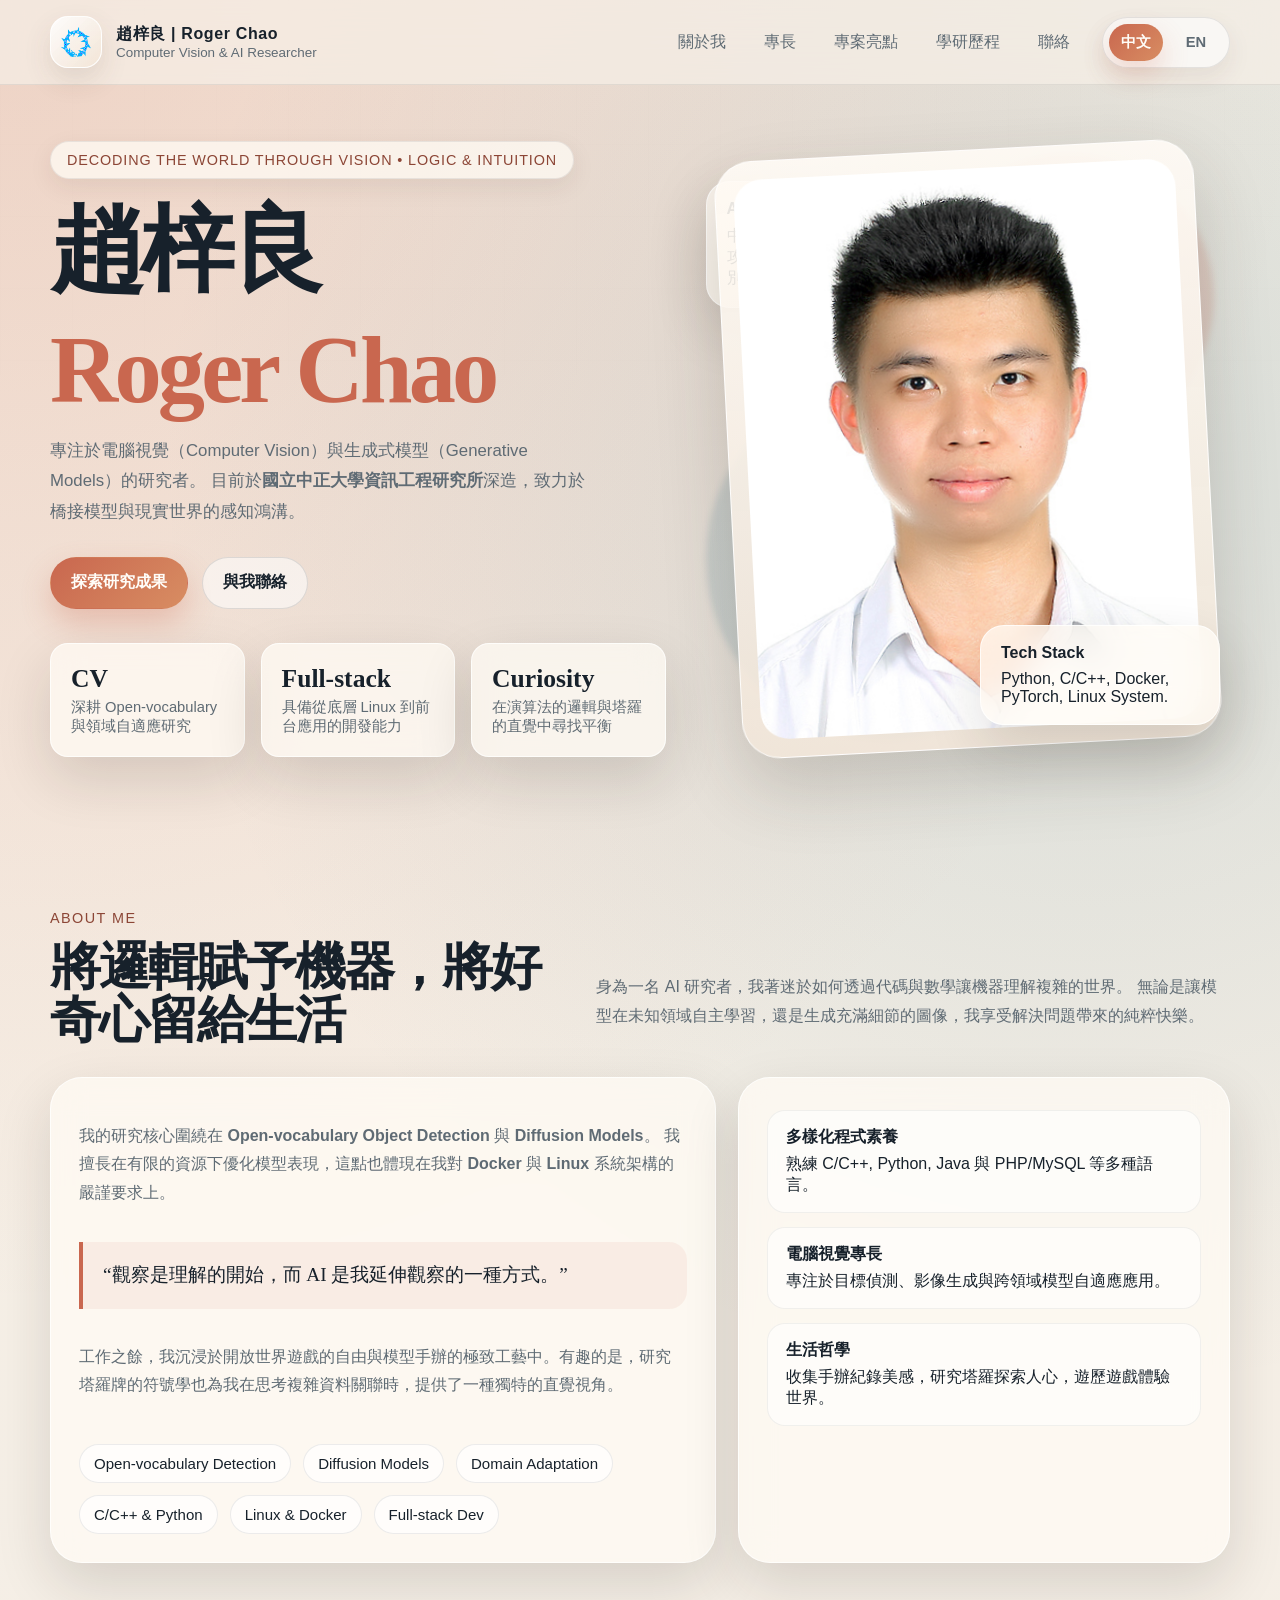
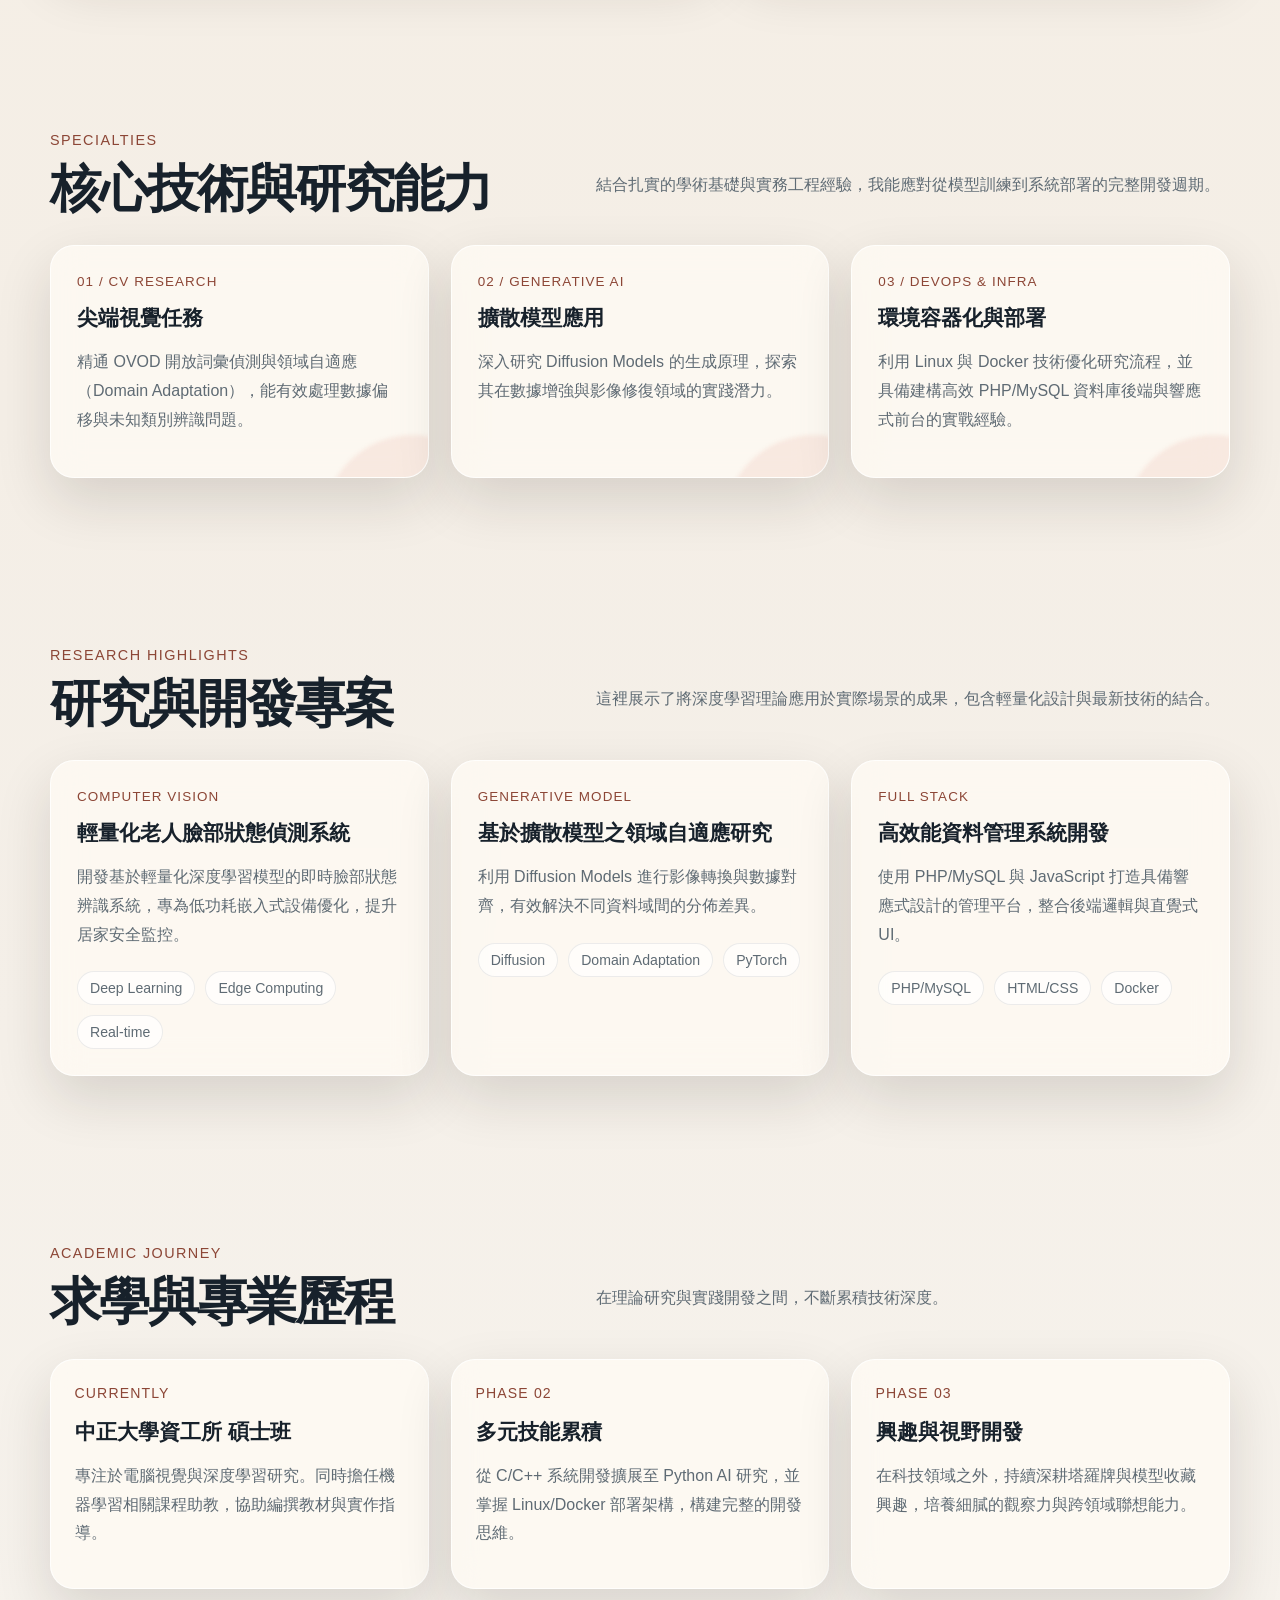
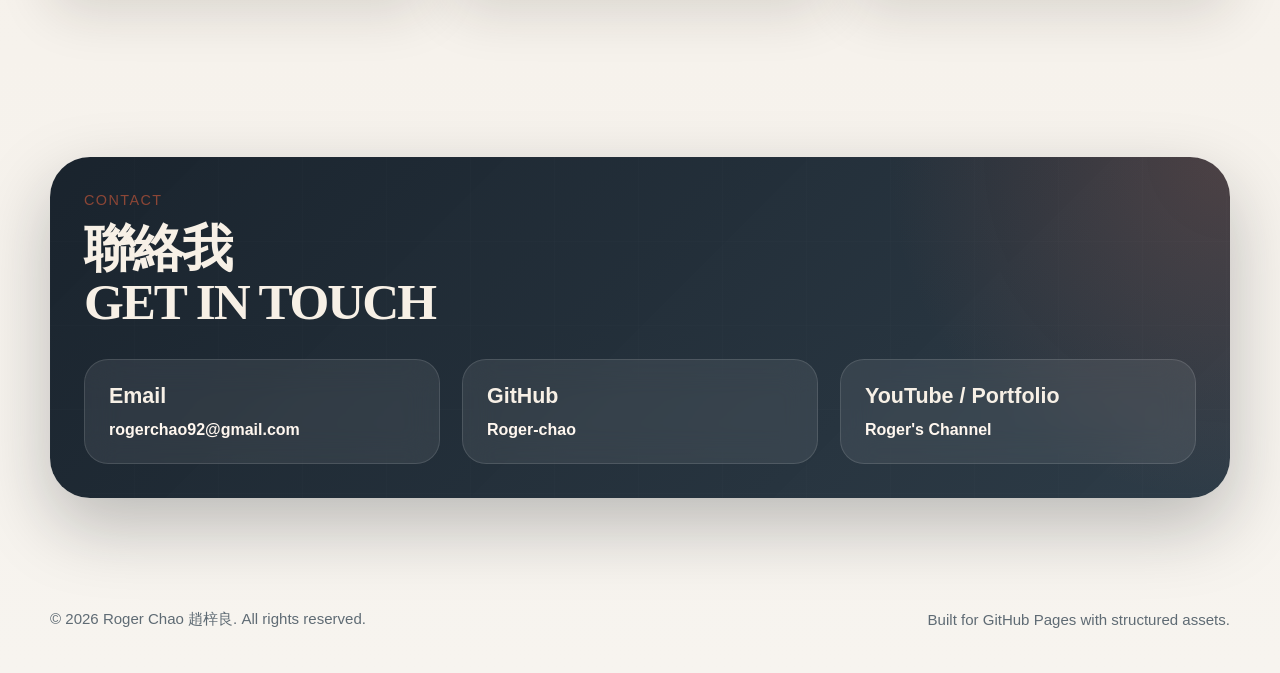
<file: index.html>
<!DOCTYPE html>
<html lang="zh-Hant">

<head>
    <meta charset="UTF-8">
    <meta name="viewport" content="width=device-width, initial-scale=1.0">
    <title>趙梓良 | Roger Chao - Computer Vision Researcher</title>
    <link rel="shortcut icon" href="./assets/images/logo/20613.png">
    <meta name="description" content="趙梓良 Roger Chao 的個人網站，展示其在電腦視覺、生成模型與網頁開發領域的專長。">
    <link rel="stylesheet" href="./assets/css/style.css">
</head>

<body>
    <header class="site-header">
        <div class="shell">
            <a class="brand" href="#top" aria-label="Roger Chao 首頁">
                <img class="brand-mark" src="./assets/images/logo/20613.png" alt="Roger Chao logo">
                <div class="brand-copy">
                    <strong>趙梓良 | Roger Chao</strong>
                    <span>Computer Vision & AI Researcher</span>
                </div>
            </a>
            <div class="header-actions">
                <nav class="site-nav" aria-label="主要導覽">
                    <a href="#about">關於我</a>
                    <a href="#services">專長</a>
                    <a href="#projects">專案亮點</a>
                    <a href="#journey">學研歷程</a>
                    <a href="#contact">聯絡</a>
                </nav>
                <div class="language-switch" aria-label="語言切換">
                    <a class="language-link" href="index.html" lang="zh-Hant" aria-current="page">中文</a>
                    <a class="language-link" href="index-en.html" lang="en">EN</a>
                </div>
            </div>
        </div>
    </header>

    <main id="top">
        <section class="hero">
            <div class="shell hero-grid">
                <div class="reveal is-visible">
                    <div class="eyebrow">Decoding the World through Vision • logic & intuition</div>
                    <h1>趙梓良</h1>
                    <h1><span>Roger Chao</span></h1>
                    <p class="lede">
                        專注於電腦視覺（Computer Vision）與生成式模型（Generative Models）的研究者。
                        目前於<b>國立中正大學資訊工程研究所</b>深造，致力於橋接模型與現實世界的感知鴻溝。
                    </p>
                    <div class="hero-actions">
                        <a class="button primary" href="#projects">探索研究成果</a>
                        <a class="button secondary" href="#contact">與我聯絡</a>
                    </div>
                    <div class="hero-stats">
                        <article class="stat-card">
                            <strong>CV</strong>
                            <span>深耕 Open-vocabulary 與領域自適應研究</span>
                        </article>
                        <article class="stat-card">
                            <strong>Full-stack</strong>
                            <span>具備從底層 Linux 到前台應用的開發能力</span>
                        </article>
                        <article class="stat-card">
                            <strong>Curiosity</strong>
                            <span>在演算法的邏輯與塔羅的直覺中尋找平衡</span>
                        </article>
                    </div>
                </div>

                <div class="visual-panel reveal">
                    <div class="floating-note top">
                        <strong>Academic Background</strong>
                        中正大學資工所碩士生，專攻輕量化深度學習與視覺識別任務。
                    </div>
                    <figure class="portrait-card">
                        <img src="assets/images/myself/80130241.jpg" alt="Roger Chao 個人照片">
                    </figure>
                    <div class="floating-note bottom">
                        <strong>Tech Stack</strong>
                        Python, C/C++, Docker, PyTorch, Linux System.
                    </div>
                </div>
            </div>
        </section>

        <section id="about">
            <div class="shell">
                <div class="section-heading reveal">
                    <div>
                        <span class="section-kicker">About Me</span>
                        <h2>將邏輯賦予機器，將好奇心留給生活</h2>
                    </div>
                    <p>
                        身為一名 AI 研究者，我著迷於如何透過代碼與數學讓機器理解複雜的世界。
                        無論是讓模型在未知領域自主學習，還是生成充滿細節的圖像，我享受解決問題帶來的純粹快樂。
                    </p>
                </div>

                <div class="about-grid">
                    <article class="panel copy-block reveal">
                        <p>
                            我的研究核心圍繞在 <b>Open-vocabulary Object Detection</b> 與 <b>Diffusion Models</b>。
                            我擅長在有限的資源下優化模型表現，這點也體現在我對 <b>Docker</b> 與 <b>Linux</b> 系統架構的嚴謹要求上。
                        </p>
                        <div class="quote">
                            “觀察是理解的開始，而 AI 是我延伸觀察的一種方式。”
                        </div>
                        <p>
                            工作之餘，我沉浸於開放世界遊戲的自由與模型手辦的極致工藝中。有趣的是，研究塔羅牌的符號學也為我在思考複雜資料關聯時，提供了一種獨特的直覺視角。
                        </p>
                        <div class="skill-cloud" aria-label="核心關鍵字">
                            <span>Open-vocabulary Detection</span>
                            <span>Diffusion Models</span>
                            <span>Domain Adaptation</span>
                            <span>C/C++ & Python</span>
                            <span>Linux & Docker</span>
                            <span>Full-stack Dev</span>
                        </div>
                    </article>

                    <aside class="panel reveal">
                        <div class="mini-list">
                            <div>
                                <strong>多樣化程式素養</strong>
                                熟練 C/C++, Python, Java 與 PHP/MySQL 等多種語言。
                            </div>
                            <div>
                                <strong>電腦視覺專長</strong>
                                專注於目標偵測、影像生成與跨領域模型自適應應用。
                            </div>
                            <div>
                                <strong>生活哲學</strong>
                                收集手辦紀錄美感，研究塔羅探索人心，遊歷遊戲體驗世界。
                            </div>
                        </div>
                    </aside>
                </div>
            </div>
        </section>

        <section id="services">
            <div class="shell">
                <div class="section-heading reveal">
                    <div>
                        <span class="section-kicker">Specialties</span>
                        <h2>核心技術與研究能力</h2>
                    </div>
                    <p>
                        結合扎實的學術基礎與實務工程經驗，我能應對從模型訓練到系統部署的完整開發週期。
                    </p>
                </div>

                <div class="services-grid">
                    <article class="service-card reveal">
                        <span class="card-label">01 / CV Research</span>
                        <h3>尖端視覺任務</h3>
                        <p>
                            精通 OVOD 開放詞彙偵測與領域自適應（Domain Adaptation），能有效處理數據偏移與未知類別辨識問題。
                        </p>
                    </article>
                    <article class="service-card reveal">
                        <span class="card-label">02 / Generative AI</span>
                        <h3>擴散模型應用</h3>
                        <p>
                            深入研究 Diffusion Models 的生成原理，探索其在數據增強與影像修復領域的實踐潛力。
                        </p>
                    </article>
                    <article class="service-card reveal">
                        <span class="card-label">03 / DevOps & Infra</span>
                        <h3>環境容器化與部署</h3>
                        <p>
                            利用 Linux 與 Docker 技術優化研究流程，並具備建構高效 PHP/MySQL 資料庫後端與響應式前台的實戰經驗。
                        </p>
                    </article>
                </div>
            </div>
        </section>

        <section id="projects">
            <div class="shell">
                <div class="section-heading reveal">
                    <div>
                        <span class="section-kicker">Research Highlights</span>
                        <h2>研究與開發專案</h2>
                    </div>
                    <p>
                        這裡展示了將深度學習理論應用於實際場景的成果，包含輕量化設計與最新技術的結合。
                    </p>
                </div>

                <div class="projects-grid">
                    <article class="project-card reveal">
                        <span class="card-label">Computer Vision</span>
                        <h3>輕量化老人臉部狀態偵測系統</h3>
                        <p>
                            開發基於輕量化深度學習模型的即時臉部狀態辨識系統，專為低功耗嵌入式設備優化，提升居家安全監控。
                        </p>
                        <div class="project-meta">
                            <span>Deep Learning</span>
                            <span>Edge Computing</span>
                            <span>Real-time</span>
                        </div>
                    </article>
                    <article class="project-card reveal">
                        <span class="card-label">Generative Model</span>
                        <h3>基於擴散模型之領域自適應研究</h3>
                        <p>
                            利用 Diffusion Models 進行影像轉換與數據對齊，有效解決不同資料域間的分佈差異。
                        </p>
                        <div class="project-meta">
                            <span>Diffusion</span>
                            <span>Domain Adaptation</span>
                            <span>PyTorch</span>
                        </div>
                    </article>
                    <article class="project-card reveal">
                        <span class="card-label">Full Stack</span>
                        <h3>高效能資料管理系統開發</h3>
                        <p>
                            使用 PHP/MySQL 與 JavaScript 打造具備響應式設計的管理平台，整合後端邏輯與直覺式 UI。
                        </p>
                        <div class="project-meta">
                            <span>PHP/MySQL</span>
                            <span>HTML/CSS</span>
                            <span>Docker</span>
                        </div>
                    </article>
                </div>
            </div>
        </section>

        <section id="journey">
            <div class="shell">
                <div class="section-heading reveal">
                    <div>
                        <span class="section-kicker">Academic Journey</span>
                        <h2>求學與專業歷程</h2>
                    </div>
                    <p>
                        在理論研究與實踐開發之間，不斷累積技術深度。
                    </p>
                </div>

                <div class="timeline-grid">
                    <article class="timeline-entry reveal">
                        <time>Currently</time>
                        <h3>中正大學資工所 碩士班</h3>
                        <p>
                            專注於電腦視覺與深度學習研究。同時擔任機器學習相關課程助教，協助編撰教材與實作指導。
                        </p>
                    </article>
                    <article class="timeline-entry reveal">
                        <time>Phase 02</time>
                        <h3>多元技能累積</h3>
                        <p>
                            從 C/C++ 系統開發擴展至 Python AI 研究，並掌握 Linux/Docker 部署架構，構建完整的開發思維。
                        </p>
                    </article>
                    <article class="timeline-entry reveal">
                        <time>Phase 03</time>
                        <h3>興趣與視野開發</h3>
                        <p>
                            在科技領域之外，持續深耕塔羅牌與模型收藏興趣，培養細膩的觀察力與跨領域聯想能力。
                        </p>
                    </article>
                </div>
            </div>
        </section>

        <section id="contact">
            <div class="shell">
                <div class="contact-wrap">
                    <div class="section-heading reveal">
                        <div>
                            <span class="section-kicker">Contact</span>
                            <h2>聯絡我</h2>
                            <h2>GET IN TOUCH</h2>
                        </div>
                    </div>

                    <div class="contact-grid">
                        <article class="contact-card reveal">
                            <h3>Email</h3>
                            <a href="mailto:rogerchao92@gmail.com">rogerchao92@gmail.com</a>
                        </article>
                        <article class="contact-card reveal">
                            <h3>GitHub</h3>
                            <a href="https://github.com/Roger-chao" target="_blank" rel="noreferrer">Roger-chao</a>
                        </article>
                        <article class="contact-card reveal">
                            <h3>YouTube / Portfolio</h3>
                            <a href="https://www.youtube.com/@rogertempest4161" target="_blank" rel="noreferrer">Roger's
                                Channel</a>
                        </article>
                    </div>
                </div>
            </div>
        </section>
    </main>

    <footer>
        <div class="shell footer-bar">
            <span>© <span id="year"></span> Roger Chao 趙梓良. All rights reserved.</span>
            <span>Built for GitHub Pages with structured assets.</span>
        </div>
    </footer>

    <script src="assets/js/scroll-reveal.js"></script>
    <script src="assets/js/current-year.js"></script>
</body>

</html>
</file>
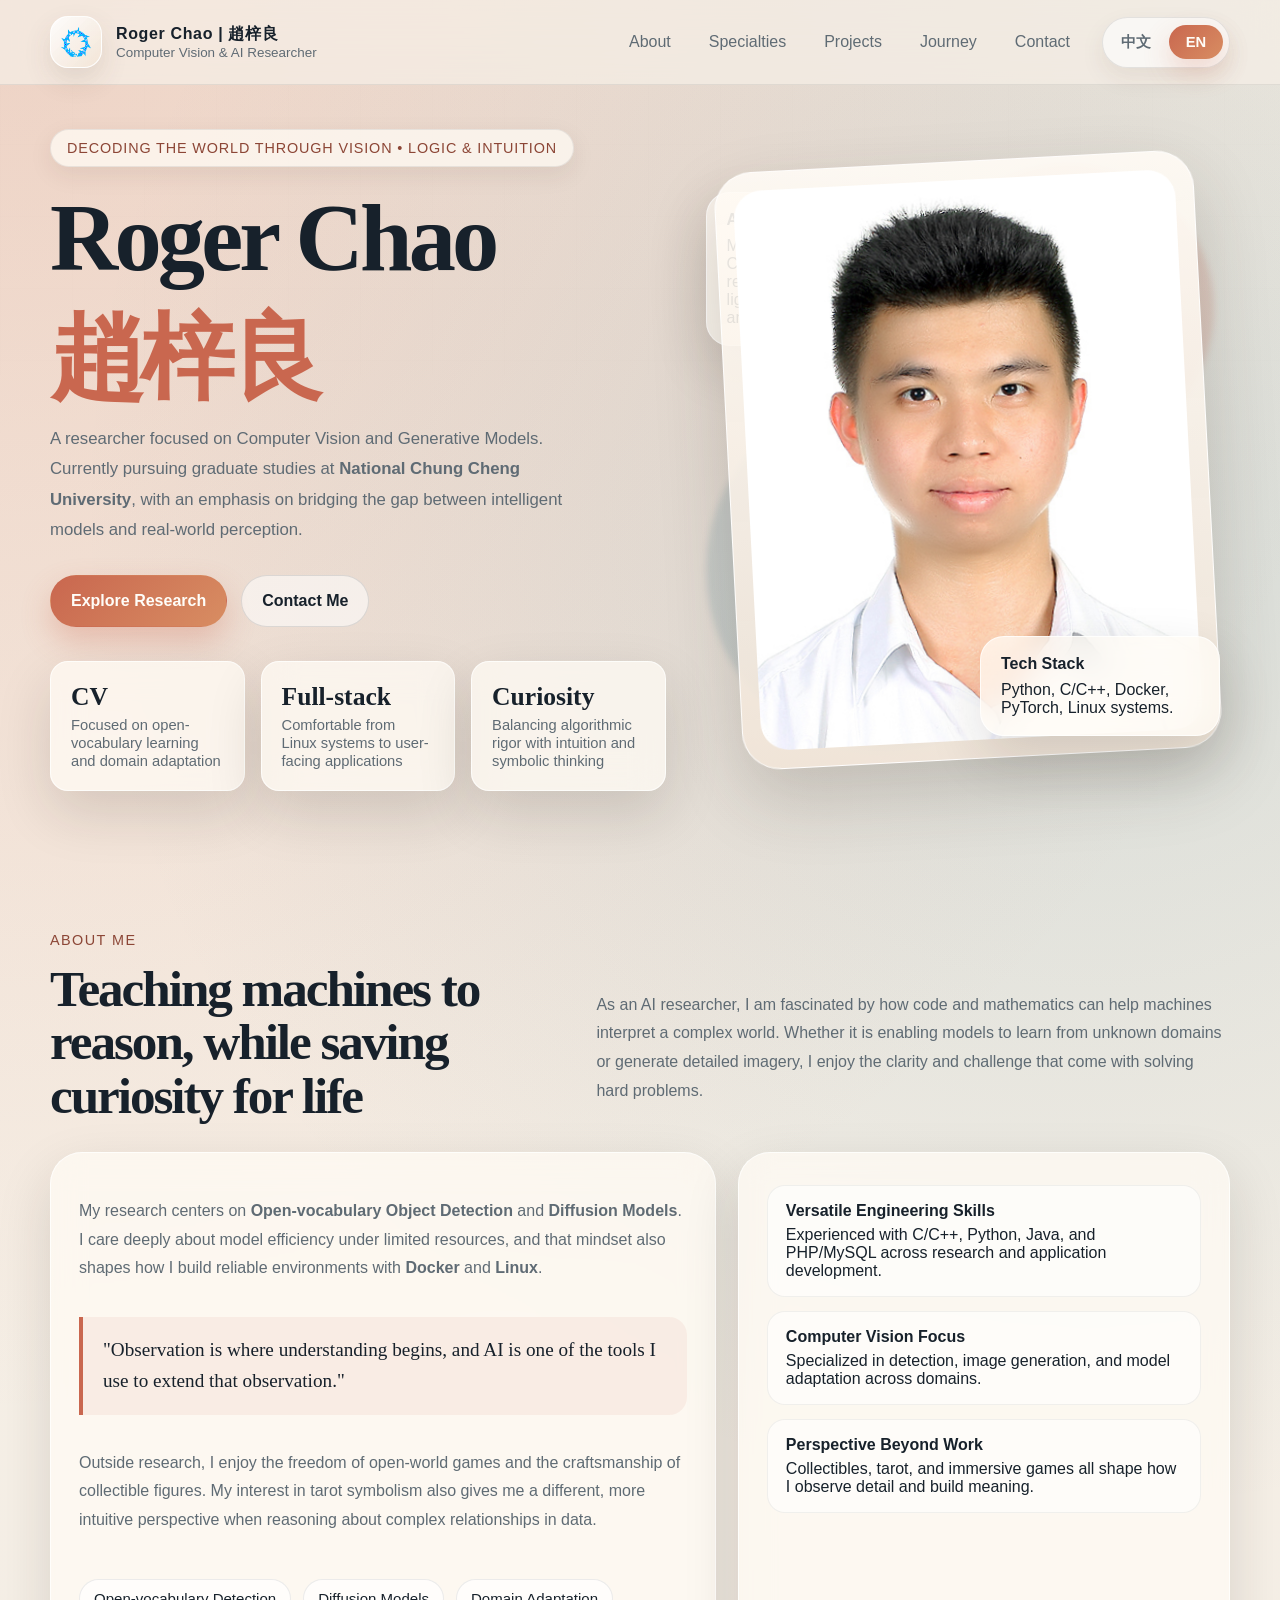
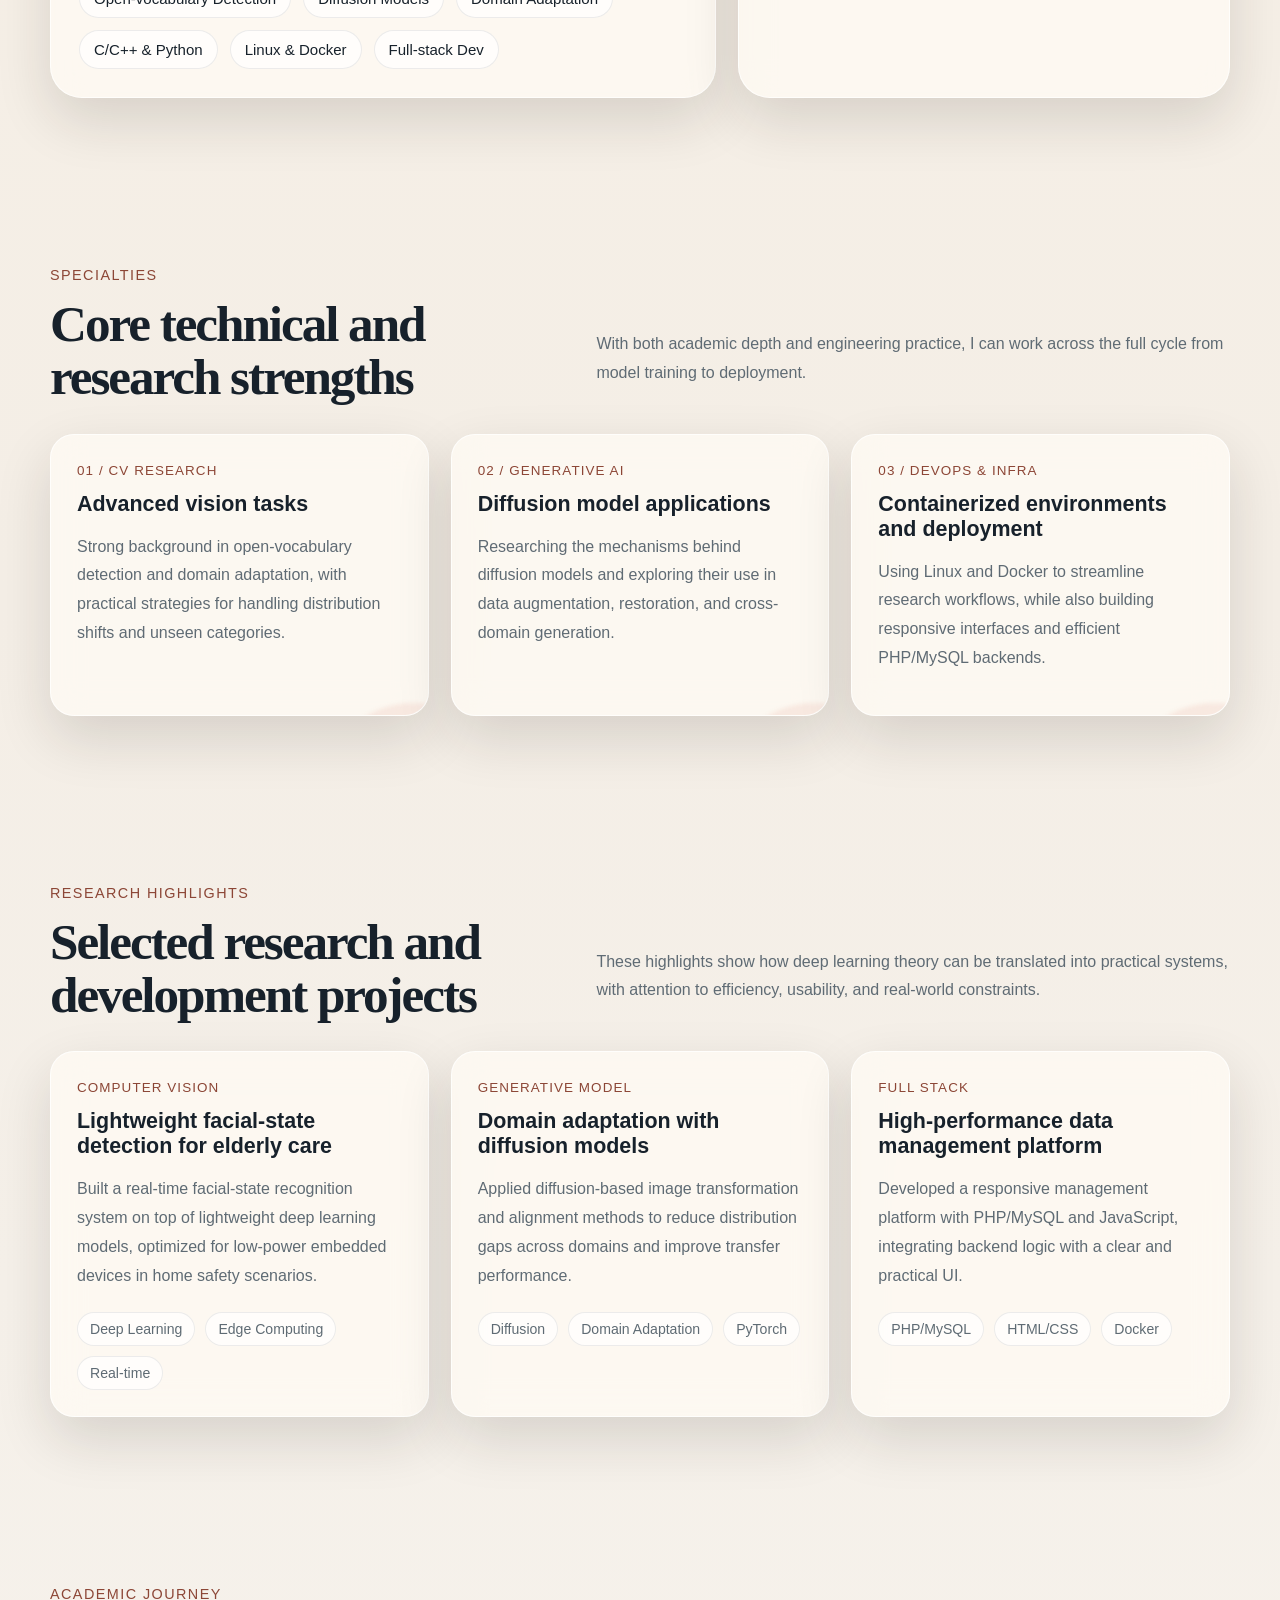
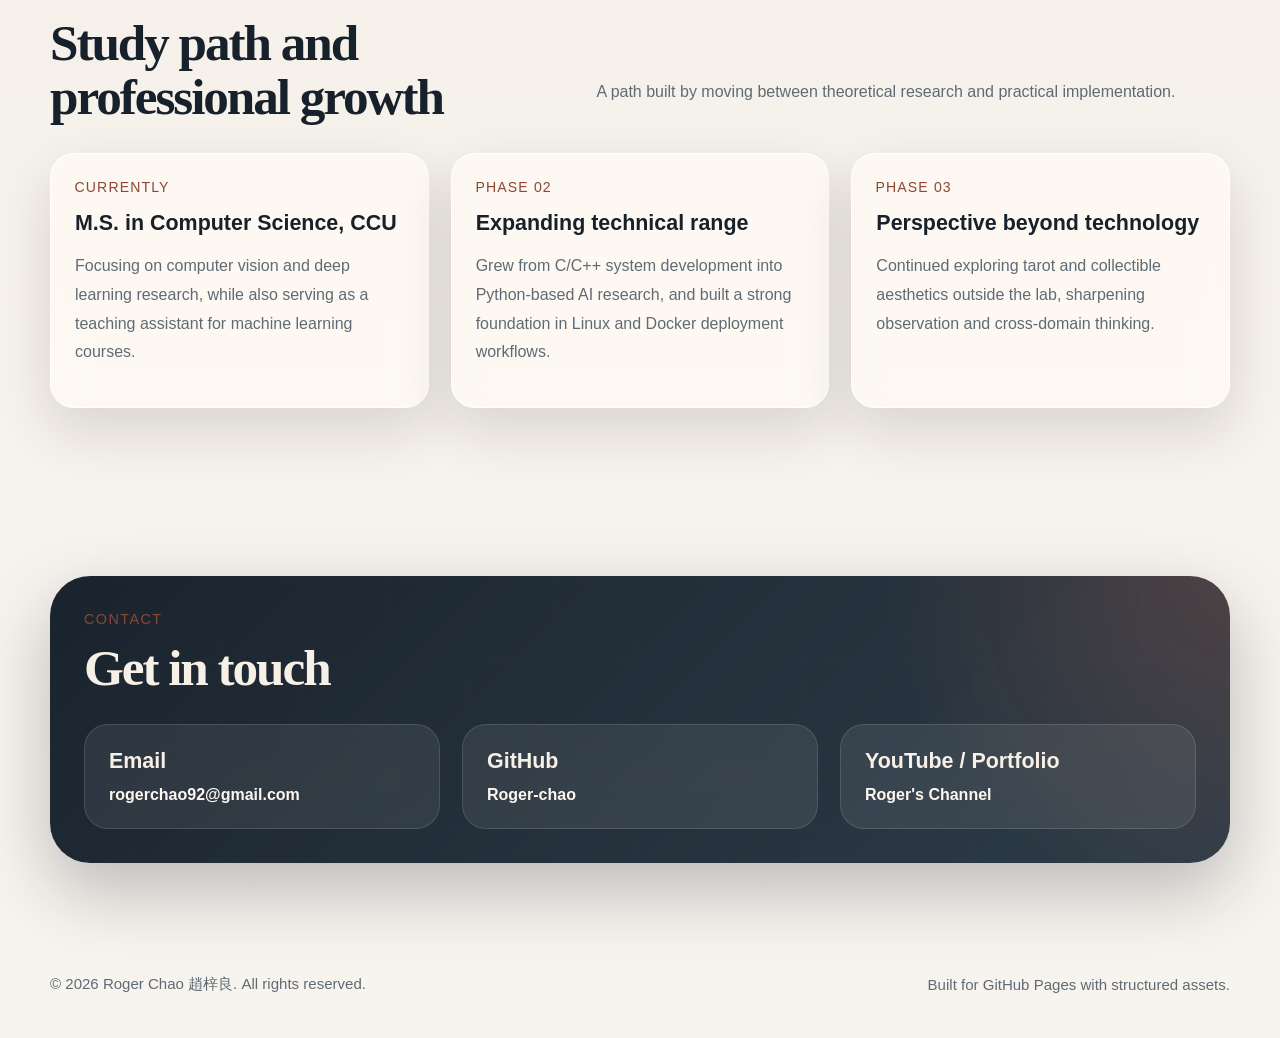
<file: index-en.html>
<!DOCTYPE html>
<html lang="en">

<head>
    <meta charset="UTF-8">
    <meta name="viewport" content="width=device-width, initial-scale=1.0">
    <title>Roger Chao | Computer Vision Researcher</title>
    <link rel="shortcut icon" href="./assets/images/logo/20613.png">
    <meta name="description"
        content="Roger Chao's personal website showcasing expertise in computer vision, generative models, and full-stack development.">
    <link rel="stylesheet" href="./assets/css/style.css">
</head>

<body>
    <header class="site-header">
        <div class="shell">
            <a class="brand" href="#top" aria-label="Roger Chao home page">
                <img class="brand-mark" src="./assets/images/logo/20613.png" alt="Roger Chao logo">
                <div class="brand-copy">
                    <strong>Roger Chao | 趙梓良</strong>
                    <span>Computer Vision & AI Researcher</span>
                </div>
            </a>
            <div class="header-actions">
                <nav class="site-nav" aria-label="Primary navigation">
                    <a href="#about">About</a>
                    <a href="#services">Specialties</a>
                    <a href="#projects">Projects</a>
                    <a href="#journey">Journey</a>
                    <a href="#contact">Contact</a>
                </nav>
                <div class="language-switch" aria-label="Language switcher">
                    <a class="language-link" href="index.html" lang="zh-Hant">中文</a>
                    <a class="language-link" href="index-en.html" lang="en" aria-current="page">EN</a>
                </div>
            </div>
        </div>
    </header>

    <main id="top">
        <section class="hero">
            <div class="shell hero-grid">
                <div class="reveal is-visible">
                    <div class="eyebrow">Decoding the world through vision • logic & intuition</div>
                    <h1>Roger Chao</h1>
                    <h1><span>趙梓良</span></h1>
                    <p class="lede">
                        A researcher focused on Computer Vision and Generative Models.
                        Currently pursuing graduate studies at <b>National Chung Cheng University</b>,
                        with an emphasis on bridging the gap between intelligent models and real-world perception.
                    </p>
                    <div class="hero-actions">
                        <a class="button primary" href="#projects">Explore Research</a>
                        <a class="button secondary" href="#contact">Contact Me</a>
                    </div>
                    <div class="hero-stats">
                        <article class="stat-card">
                            <strong>CV</strong>
                            <span>Focused on open-vocabulary learning and domain adaptation</span>
                        </article>
                        <article class="stat-card">
                            <strong>Full-stack</strong>
                            <span>Comfortable from Linux systems to user-facing applications</span>
                        </article>
                        <article class="stat-card">
                            <strong>Curiosity</strong>
                            <span>Balancing algorithmic rigor with intuition and symbolic thinking</span>
                        </article>
                    </div>
                </div>

                <div class="visual-panel reveal">
                    <div class="floating-note top">
                        <strong>Academic Background</strong>
                        Master's student in Computer Science, with research interests in lightweight deep learning and
                        visual recognition.
                    </div>
                    <figure class="portrait-card">
                        <img src="assets/images/myself/80130241.jpg" alt="Portrait of Roger Chao">
                    </figure>
                    <div class="floating-note bottom">
                        <strong>Tech Stack</strong>
                        Python, C/C++, Docker, PyTorch, Linux systems.
                    </div>
                </div>
            </div>
        </section>

        <section id="about">
            <div class="shell">
                <div class="section-heading reveal">
                    <div>
                        <span class="section-kicker">About Me</span>
                        <h2>Teaching machines to reason, while saving curiosity for life</h2>
                    </div>
                    <p>
                        As an AI researcher, I am fascinated by how code and mathematics can help machines interpret a
                        complex world.
                        Whether it is enabling models to learn from unknown domains or generate detailed imagery,
                        I enjoy the clarity and challenge that come with solving hard problems.
                    </p>
                </div>

                <div class="about-grid">
                    <article class="panel copy-block reveal">
                        <p>
                            My research centers on <b>Open-vocabulary Object Detection</b> and <b>Diffusion Models</b>.
                            I care deeply about model efficiency under limited resources, and that mindset also shapes
                            how I build reliable environments with <b>Docker</b> and <b>Linux</b>.
                        </p>
                        <div class="quote">
                            "Observation is where understanding begins, and AI is one of the tools I use to extend that
                            observation."
                        </div>
                        <p>
                            Outside research, I enjoy the freedom of open-world games and the craftsmanship of
                            collectible figures.
                            My interest in tarot symbolism also gives me a different, more intuitive perspective when
                            reasoning about complex relationships in data.
                        </p>
                        <div class="skill-cloud" aria-label="Core keywords">
                            <span>Open-vocabulary Detection</span>
                            <span>Diffusion Models</span>
                            <span>Domain Adaptation</span>
                            <span>C/C++ & Python</span>
                            <span>Linux & Docker</span>
                            <span>Full-stack Dev</span>
                        </div>
                    </article>

                    <aside class="panel reveal">
                        <div class="mini-list">
                            <div>
                                <strong>Versatile Engineering Skills</strong>
                                Experienced with C/C++, Python, Java, and PHP/MySQL across research and application
                                development.
                            </div>
                            <div>
                                <strong>Computer Vision Focus</strong>
                                Specialized in detection, image generation, and model adaptation across domains.
                            </div>
                            <div>
                                <strong>Perspective Beyond Work</strong>
                                Collectibles, tarot, and immersive games all shape how I observe detail and build
                                meaning.
                            </div>
                        </div>
                    </aside>
                </div>
            </div>
        </section>

        <section id="services">
            <div class="shell">
                <div class="section-heading reveal">
                    <div>
                        <span class="section-kicker">Specialties</span>
                        <h2>Core technical and research strengths</h2>
                    </div>
                    <p>
                        With both academic depth and engineering practice, I can work across the full cycle from model
                        training to deployment.
                    </p>
                </div>

                <div class="services-grid">
                    <article class="service-card reveal">
                        <span class="card-label">01 / CV Research</span>
                        <h3>Advanced vision tasks</h3>
                        <p>
                            Strong background in open-vocabulary detection and domain adaptation, with practical
                            strategies for handling distribution shifts and unseen categories.
                        </p>
                    </article>
                    <article class="service-card reveal">
                        <span class="card-label">02 / Generative AI</span>
                        <h3>Diffusion model applications</h3>
                        <p>
                            Researching the mechanisms behind diffusion models and exploring their use in data
                            augmentation, restoration, and cross-domain generation.
                        </p>
                    </article>
                    <article class="service-card reveal">
                        <span class="card-label">03 / DevOps & Infra</span>
                        <h3>Containerized environments and deployment</h3>
                        <p>
                            Using Linux and Docker to streamline research workflows, while also building responsive
                            interfaces and efficient PHP/MySQL backends.
                        </p>
                    </article>
                </div>
            </div>
        </section>

        <section id="projects">
            <div class="shell">
                <div class="section-heading reveal">
                    <div>
                        <span class="section-kicker">Research Highlights</span>
                        <h2>Selected research and development projects</h2>
                    </div>
                    <p>
                        These highlights show how deep learning theory can be translated into practical systems, with
                        attention to efficiency, usability, and real-world constraints.
                    </p>
                </div>

                <div class="projects-grid">
                    <article class="project-card reveal">
                        <span class="card-label">Computer Vision</span>
                        <h3>Lightweight facial-state detection for elderly care</h3>
                        <p>
                            Built a real-time facial-state recognition system on top of lightweight deep learning
                            models, optimized for low-power embedded devices in home safety scenarios.
                        </p>
                        <div class="project-meta">
                            <span>Deep Learning</span>
                            <span>Edge Computing</span>
                            <span>Real-time</span>
                        </div>
                    </article>
                    <article class="project-card reveal">
                        <span class="card-label">Generative Model</span>
                        <h3>Domain adaptation with diffusion models</h3>
                        <p>
                            Applied diffusion-based image transformation and alignment methods to reduce distribution
                            gaps across domains and improve transfer performance.
                        </p>
                        <div class="project-meta">
                            <span>Diffusion</span>
                            <span>Domain Adaptation</span>
                            <span>PyTorch</span>
                        </div>
                    </article>
                    <article class="project-card reveal">
                        <span class="card-label">Full Stack</span>
                        <h3>High-performance data management platform</h3>
                        <p>
                            Developed a responsive management platform with PHP/MySQL and JavaScript, integrating
                            backend logic with a clear and practical UI.
                        </p>
                        <div class="project-meta">
                            <span>PHP/MySQL</span>
                            <span>HTML/CSS</span>
                            <span>Docker</span>
                        </div>
                    </article>
                </div>
            </div>
        </section>

        <section id="journey">
            <div class="shell">
                <div class="section-heading reveal">
                    <div>
                        <span class="section-kicker">Academic Journey</span>
                        <h2>Study path and professional growth</h2>
                    </div>
                    <p>
                        A path built by moving between theoretical research and practical implementation.
                    </p>
                </div>

                <div class="timeline-grid">
                    <article class="timeline-entry reveal">
                        <time>Currently</time>
                        <h3>M.S. in Computer Science, CCU</h3>
                        <p>
                            Focusing on computer vision and deep learning research, while also serving as a teaching
                            assistant for machine learning courses.
                        </p>
                    </article>
                    <article class="timeline-entry reveal">
                        <time>Phase 02</time>
                        <h3>Expanding technical range</h3>
                        <p>
                            Grew from C/C++ system development into Python-based AI research, and built a strong
                            foundation in Linux and Docker deployment workflows.
                        </p>
                    </article>
                    <article class="timeline-entry reveal">
                        <time>Phase 03</time>
                        <h3>Perspective beyond technology</h3>
                        <p>
                            Continued exploring tarot and collectible aesthetics outside the lab, sharpening observation
                            and cross-domain thinking.
                        </p>
                    </article>
                </div>
            </div>
        </section>

        <section id="contact">
            <div class="shell">
                <div class="contact-wrap">
                    <div class="section-heading reveal">
                        <div>
                            <span class="section-kicker">Contact</span>
                            <h2>Get in touch</h2>
                        </div>
                    </div>

                    <div class="contact-grid">
                        <article class="contact-card reveal">
                            <h3>Email</h3>
                            <a href="mailto:rogerchao92@gmail.com">rogerchao92@gmail.com</a>
                        </article>
                        <article class="contact-card reveal">
                            <h3>GitHub</h3>
                            <a href="https://github.com/Roger-chao" target="_blank" rel="noreferrer">Roger-chao</a>
                        </article>
                        <article class="contact-card reveal">
                            <h3>YouTube / Portfolio</h3>
                            <a href="https://www.youtube.com/@rogertempest4161" target="_blank" rel="noreferrer">Roger's
                                Channel</a>
                        </article>
                    </div>
                </div>
            </div>
        </section>
    </main>

    <footer>
        <div class="shell footer-bar">
            <span>© <span id="year"></span> Roger Chao 趙梓良. All rights reserved.</span>
            <span>Built for GitHub Pages with structured assets.</span>
        </div>
    </footer>

    <script src="assets/js/scroll-reveal.js"></script>
    <script src="assets/js/current-year.js"></script>
</body>

</html>
</file>
<file: assets/css/style.css>
:root {
  --bg: #f5efe6;
  --bg-soft: #fdf9f4;
  --surface: rgba(255, 251, 245, 0.74);
  --surface-strong: #fffaf2;
  --ink: #17212b;
  --muted: #5f6b74;
  --accent: #c9674f;
  --accent-deep: #8c4636;
  --accent-soft: rgba(201, 103, 79, 0.14);
  --line: rgba(23, 33, 43, 0.1);
  --shadow: 0 22px 55px rgba(38, 31, 24, 0.14);
  --radius-xl: 32px;
  --radius-lg: 24px;
  --radius-md: 18px;
  --content-width: 1180px;
}

* {
  box-sizing: border-box;
}

html {
  scroll-behavior: smooth;
}

body {
  margin: 0;
  font-family: "Avenir Next", "Noto Sans TC", "Segoe UI", sans-serif;
  color: var(--ink);
  background:
    radial-gradient(circle at top left, rgba(201, 103, 79, 0.22), transparent 32%),
    radial-gradient(circle at 85% 12%, rgba(44, 108, 134, 0.16), transparent 26%),
    linear-gradient(180deg, #f8f1e6 0%, #f4eee6 52%, #f7f4ef 100%);
  min-height: 100vh;
  overflow-x: hidden;
}

body::before {
  content: "";
  position: fixed;
  inset: 0;
  pointer-events: none;
  opacity: 0.18;
  background-image:
    linear-gradient(rgba(23, 33, 43, 0.05) 1px, transparent 1px),
    linear-gradient(90deg, rgba(23, 33, 43, 0.05) 1px, transparent 1px);
  background-size: 72px 72px;
  mask-image: linear-gradient(180deg, rgba(0, 0, 0, 0.8), transparent 88%);
}

img {
  max-width: 100%;
  display: block;
}

a {
  color: inherit;
  text-decoration: none;
}

button,
input,
textarea {
  font: inherit;
}

.shell {
  position: relative;
  width: min(var(--content-width), calc(100% - 32px));
  margin: 0 auto;
}

.site-header {
  position: sticky;
  top: 0;
  z-index: 20;
  backdrop-filter: blur(18px);
  background: rgba(245, 239, 230, 0.72);
  border-bottom: 1px solid rgba(23, 33, 43, 0.08);
}

.site-header .shell {
  display: flex;
  align-items: center;
  justify-content: space-between;
  gap: 24px;
  padding: 16px 0;
}

.header-actions {
  display: flex;
  align-items: center;
  gap: 18px;
  flex-wrap: wrap;
  justify-content: flex-end;
}

.brand {
  display: inline-flex;
  align-items: center;
  gap: 14px;
  min-width: 0;
}

.brand-mark {
  width: 52px;
  height: 52px;
  border-radius: 18px;
  padding: 10px;
  background: linear-gradient(135deg, rgba(255, 255, 255, 0.9), rgba(242, 228, 214, 0.95));
  box-shadow: 0 12px 28px rgba(78, 59, 40, 0.12);
  border: 1px solid rgba(255, 255, 255, 0.9);
}

.brand-copy {
  min-width: 0;
}

.brand-copy strong {
  display: block;
  font-size: 1rem;
  letter-spacing: 0.04em;
}

.brand-copy span {
  display: block;
  font-size: 0.84rem;
  color: var(--muted);
  white-space: nowrap;
}

.site-nav {
  display: flex;
  align-items: center;
  gap: 10px;
  flex-wrap: wrap;
  justify-content: flex-end;
}

.site-nav a {
  position: relative;
  padding: 10px 14px;
  border-radius: 999px;
  color: var(--muted);
  transition: color 180ms ease, background-color 180ms ease, transform 180ms ease;
}

.site-nav a:hover,
.site-nav a:focus-visible {
  color: var(--ink);
  background: rgba(255, 255, 255, 0.66);
  transform: translateY(-1px);
}

.language-switch {
  display: inline-flex;
  align-items: center;
  gap: 6px;
  padding: 6px;
  border-radius: 999px;
  border: 1px solid rgba(23, 33, 43, 0.1);
  background: rgba(255, 255, 255, 0.58);
  box-shadow: 0 10px 24px rgba(58, 43, 28, 0.08);
}

.language-link {
  min-width: 54px;
  padding: 9px 12px;
  border-radius: 999px;
  color: var(--muted);
  text-align: center;
  font-size: 0.92rem;
  font-weight: 600;
  transition: background-color 180ms ease, color 180ms ease, transform 180ms ease;
}

.language-link:hover,
.language-link:focus-visible {
  color: var(--ink);
  transform: translateY(-1px);
}

.language-link[aria-current="page"] {
  background: linear-gradient(135deg, var(--accent), #d88d62);
  color: #fffdf8;
  box-shadow: 0 12px 28px rgba(201, 103, 79, 0.24);
}

main {
  position: relative;
  z-index: 1;
}

section {
  padding: 84px 0;
}

.hero {
  padding: 44px 0 56px;
}

.hero-grid {
  display: grid;
  grid-template-columns: 1.08fr 0.92fr;
  gap: 40px;
  align-items: center;
}

.eyebrow {
  display: inline-flex;
  align-items: center;
  gap: 10px;
  padding: 10px 16px;
  background: rgba(255, 251, 245, 0.74);
  border: 1px solid rgba(23, 33, 43, 0.08);
  border-radius: 999px;
  color: var(--accent-deep);
  font-size: 0.9rem;
  letter-spacing: 0.06em;
  text-transform: uppercase;
  box-shadow: 0 8px 24px rgba(58, 43, 28, 0.08);
}

.hero h1,
.section-heading h2 {
  margin: 22px 0 16px;
  font-family: "Iowan Old Style", "Palatino Linotype", "Noto Serif TC", serif;
  font-weight: 700;
  line-height: 1.04;
  letter-spacing: -0.04em;
}

.hero h1 {
  font-size: clamp(3rem, 8vw, 5.9rem);
  max-width: 10ch;
}

.hero h1 span {
  color: var(--accent);
}

.lede,
.section-heading p,
.copy-block p,
.project-card p,
.service-card p,
.timeline-entry p,
.contact-card p,
.footer-note {
  color: var(--muted);
  line-height: 1.8;
}

.lede {
  max-width: 58ch;
  font-size: 1.05rem;
}

.hero-actions {
  display: flex;
  gap: 14px;
  flex-wrap: wrap;
  margin: 30px 0 34px;
}

.button {
  display: inline-flex;
  align-items: center;
  justify-content: center;
  gap: 10px;
  min-height: 52px;
  padding: 0 20px;
  border-radius: 999px;
  border: 1px solid transparent;
  font-weight: 600;
  transition: transform 180ms ease, box-shadow 180ms ease, background-color 180ms ease;
}

.button:hover,
.button:focus-visible {
  transform: translateY(-2px);
}

.button.primary {
  background: linear-gradient(135deg, var(--accent), #d88d62);
  color: #fffdf8;
  box-shadow: 0 14px 30px rgba(201, 103, 79, 0.3);
}

.button.secondary {
  border-color: rgba(23, 33, 43, 0.12);
  background: rgba(255, 255, 255, 0.55);
  color: var(--ink);
}

.hero-stats {
  display: grid;
  grid-template-columns: repeat(3, minmax(0, 1fr));
  gap: 16px;
}

.stat-card,
.floating-note,
.panel,
.project-card,
.service-card,
.timeline-entry,
.contact-card {
  background: var(--surface);
  border: 1px solid rgba(255, 255, 255, 0.72);
  backdrop-filter: blur(16px);
  box-shadow: var(--shadow);
}

.stat-card {
  padding: 20px;
  border-radius: var(--radius-md);
}

.stat-card strong {
  display: block;
  font-size: 1.6rem;
  margin-bottom: 4px;
  font-family: "Iowan Old Style", "Palatino Linotype", "Noto Serif TC", serif;
}

.stat-card span {
  color: var(--muted);
  font-size: 0.92rem;
}

.visual-panel {
  position: relative;
  min-height: 640px;
  display: grid;
  place-items: center;
  isolation: isolate;
}

.visual-panel::before,
.visual-panel::after {
  content: "";
  position: absolute;
  border-radius: 50%;
  filter: blur(3px);
  z-index: -1;
}

.visual-panel::before {
  width: 290px;
  height: 290px;
  top: 24px;
  right: 16px;
  background: rgba(201, 103, 79, 0.18);
}

.visual-panel::after {
  width: 360px;
  height: 360px;
  bottom: 30px;
  left: 0;
  background: rgba(44, 108, 134, 0.15);
}

.portrait-card {
  width: min(480px, 100%);
  padding: 18px;
  border-radius: 38px;
  background: linear-gradient(180deg, rgba(255, 251, 245, 0.9), rgba(241, 229, 216, 0.88));
  border: 1px solid rgba(255, 255, 255, 0.88);
  box-shadow: 0 30px 70px rgba(54, 42, 31, 0.18);
  transform: rotate(-3deg);
}

.portrait-card img {
  width: 100%;
  height: 560px;
  object-fit: cover;
  object-position: center top;
  border-radius: 28px;
}

.floating-note {
  position: absolute;
  border-radius: 24px;
  padding: 18px 20px;
  max-width: 240px;
}

.floating-note strong {
  display: block;
  margin-bottom: 8px;
  font-size: 1rem;
}

.floating-note.top {
  top: 52px;
  left: 0;
  animation: drift 5.5s ease-in-out infinite;
}

.floating-note.bottom {
  right: 10px;
  bottom: 44px;
  animation: drift 6.5s ease-in-out infinite reverse;
}

@keyframes drift {

  0%,
  100% {
    transform: translateY(0);
  }

  50% {
    transform: translateY(-10px);
  }
}

.section-heading {
  display: grid;
  grid-template-columns: 0.9fr 1.1fr;
  gap: 28px;
  align-items: end;
  margin-bottom: 30px;
}

.section-heading h2 {
  font-size: clamp(2.2rem, 4vw, 3.7rem);
  margin: 0;
}

.section-kicker {
  display: inline-block;
  margin-bottom: 14px;
  color: var(--accent-deep);
  font-size: 0.9rem;
  letter-spacing: 0.1em;
  text-transform: uppercase;
}

.about-grid,
.services-grid,
.projects-grid,
.timeline-grid,
.contact-grid {
  display: grid;
  gap: 22px;
}

.about-grid {
  grid-template-columns: 1.15fr 0.85fr;
}

.panel {
  border-radius: var(--radius-xl);
  padding: 28px;
}

.copy-block {
  display: grid;
  gap: 18px;
}

.quote {
  padding: 18px 20px;
  border-left: 4px solid var(--accent);
  background: rgba(201, 103, 79, 0.08);
  border-radius: 0 18px 18px 0;
  font-family: "Iowan Old Style", "Palatino Linotype", "Noto Serif TC", serif;
  font-size: 1.2rem;
  line-height: 1.6;
}

.skill-cloud {
  display: flex;
  gap: 12px;
  flex-wrap: wrap;
  margin-top: 10px;
}

.skill-cloud span {
  padding: 10px 14px;
  border-radius: 999px;
  background: rgba(255, 255, 255, 0.72);
  border: 1px solid rgba(23, 33, 43, 0.08);
  color: var(--ink);
  font-size: 0.94rem;
}

.mini-list {
  display: grid;
  gap: 14px;
  margin-top: 4px;
}

.mini-list div {
  padding: 16px 18px;
  border-radius: 18px;
  background: rgba(255, 255, 255, 0.55);
  border: 1px solid rgba(23, 33, 43, 0.06);
}

.mini-list strong {
  display: block;
  margin-bottom: 6px;
}

.services-grid,
.projects-grid {
  grid-template-columns: repeat(3, minmax(0, 1fr));
}

.service-card,
.project-card {
  padding: 26px;
  border-radius: var(--radius-lg);
  position: relative;
  overflow: hidden;
}

.service-card::before,
.project-card::before {
  content: "";
  position: absolute;
  inset: auto -20% -60% auto;
  width: 180px;
  height: 180px;
  border-radius: 50%;
  background: rgba(201, 103, 79, 0.1);
  filter: blur(2px);
}

.card-label {
  display: inline-block;
  margin-bottom: 14px;
  color: var(--accent-deep);
  font-size: 0.84rem;
  letter-spacing: 0.08em;
  text-transform: uppercase;
}

.service-card h3,
.project-card h3,
.timeline-entry h3,
.contact-card h3 {
  margin: 0 0 12px;
  font-size: 1.34rem;
}

.project-meta {
  display: flex;
  gap: 10px;
  flex-wrap: wrap;
  margin-top: 22px;
}

.project-meta span {
  padding: 8px 12px;
  border-radius: 999px;
  background: rgba(255, 255, 255, 0.68);
  border: 1px solid rgba(23, 33, 43, 0.08);
  font-size: 0.88rem;
  color: var(--muted);
}

.timeline-grid {
  grid-template-columns: repeat(3, minmax(0, 1fr));
}

.timeline-entry {
  padding: 24px;
  border-radius: var(--radius-lg);
}

.timeline-entry time {
  display: inline-block;
  margin-bottom: 16px;
  color: var(--accent-deep);
  font-size: 0.88rem;
  letter-spacing: 0.08em;
  text-transform: uppercase;
}

.contact-wrap {
  position: relative;
  overflow: hidden;
  border-radius: 40px;
  padding: 34px;
  background:
    radial-gradient(circle at top right, rgba(201, 103, 79, 0.22), transparent 28%),
    linear-gradient(135deg, rgba(21, 31, 41, 0.98), rgba(37, 52, 64, 0.96));
  color: #f7f0e6;
  box-shadow: 0 28px 70px rgba(20, 22, 27, 0.26);
}

.contact-wrap::before {
  content: "";
  position: absolute;
  inset: 0;
  background:
    linear-gradient(rgba(255, 255, 255, 0.06) 1px, transparent 1px),
    linear-gradient(90deg, rgba(255, 255, 255, 0.06) 1px, transparent 1px);
  background-size: 84px 84px;
  opacity: 0.2;
  pointer-events: none;
}

.contact-wrap .section-heading p,
.contact-wrap .footer-note,
.contact-card p {
  color: rgba(247, 240, 230, 0.75);
}

.contact-grid {
  grid-template-columns: repeat(3, minmax(0, 1fr));
}

.contact-card {
  position: relative;
  border-radius: var(--radius-lg);
  padding: 24px;
  background: rgba(255, 255, 255, 0.08);
  border: 1px solid rgba(255, 255, 255, 0.12);
  box-shadow: none;
}

.contact-card a {
  color: #fff7ef;
  font-weight: 600;
}

footer {
  padding: 28px 0 44px;
}

.footer-bar {
  display: flex;
  justify-content: space-between;
  gap: 18px;
  align-items: center;
  color: var(--muted);
  font-size: 0.94rem;
}

.reveal {
  opacity: 0;
  transform: translateY(26px);
  transition: opacity 650ms ease, transform 650ms ease;
}

.reveal.is-visible {
  opacity: 1;
  transform: translateY(0);
}

@media (max-width: 1080px) {

  .hero-grid,
  .section-heading,
  .about-grid,
  .services-grid,
  .projects-grid,
  .timeline-grid,
  .contact-grid {
    grid-template-columns: 1fr;
  }

  .visual-panel {
    min-height: unset;
    padding-top: 18px;
  }

  .portrait-card {
    transform: none;
  }

  .floating-note.top {
    left: 18px;
  }

  .floating-note.bottom {
    right: 18px;
  }
}

@media (max-width: 760px) {
  .site-header .shell {
    align-items: flex-start;
    flex-direction: column;
  }

  .header-actions {
    width: 100%;
    justify-content: space-between;
  }

  .site-nav {
    width: 100%;
    justify-content: flex-start;
  }

  section {
    padding: 68px 0;
  }

  .hero {
    padding-top: 24px;
  }

  .hero-stats {
    grid-template-columns: 1fr;
  }

  .portrait-card img {
    height: 420px;
  }

  .floating-note {
    position: static;
    max-width: none;
    margin-top: 16px;
  }

  .contact-wrap {
    padding: 26px;
  }

  .footer-bar {
    flex-direction: column;
    align-items: flex-start;
  }
}
</file>
